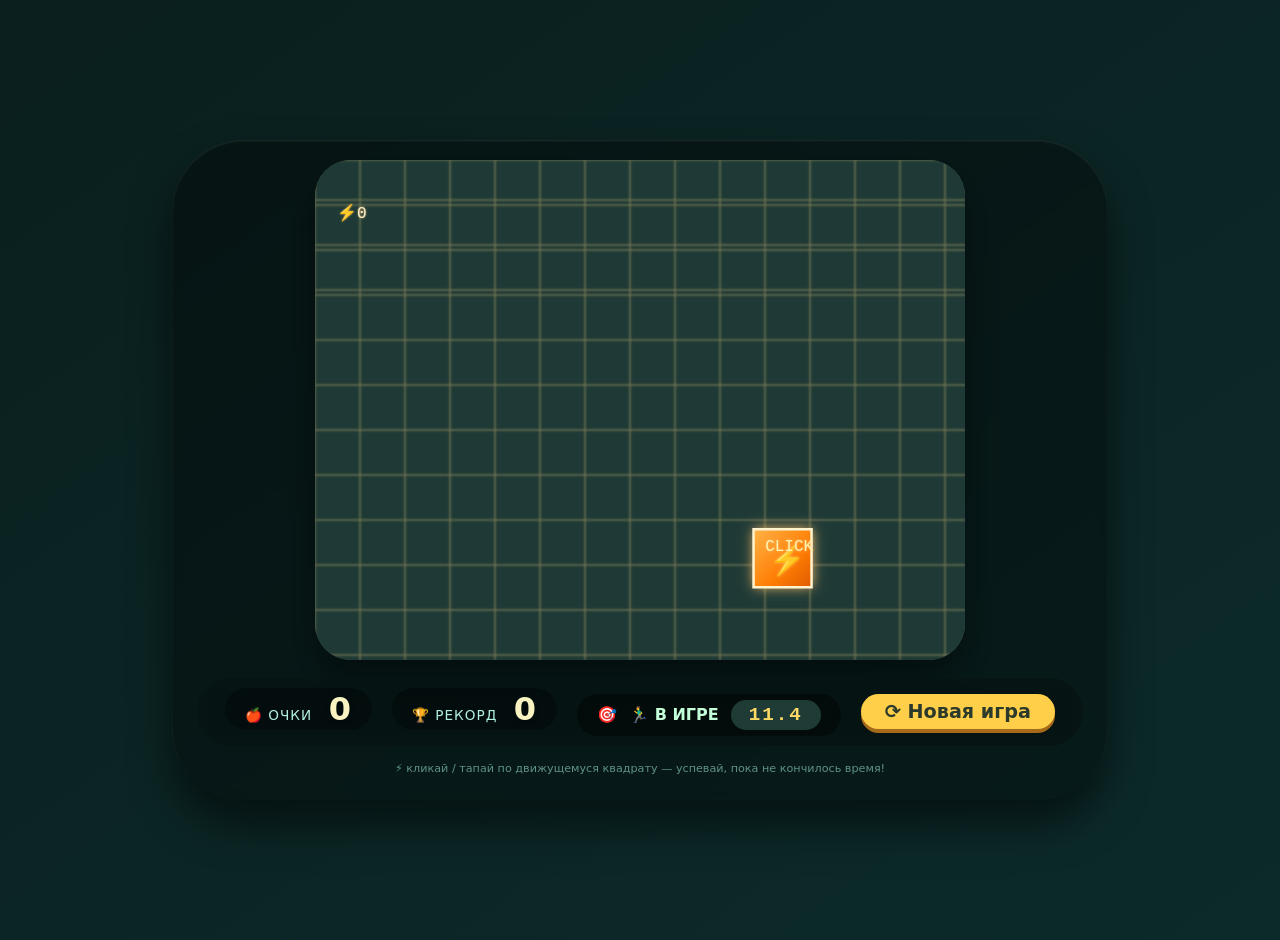
<file: PerevozcikovRoman/index.html>
<!DOCTYPE html>
<html lang="ru">
<head>
    <meta charset="UTF-8">
    <meta name="viewport" content="width=device-width, initial-scale=1.0, user-scalable=no">
    <title>Квадратный охотник | Поймай квадрат</title>
    <style>
        * {
            user-select: none;
            -webkit-tap-highlight-color: transparent;
        }

        body {
            background: linear-gradient(145deg, #0a1f1e 0%, #0c2a2a 100%);
            min-height: 100vh;
            display: flex;
            justify-content: center;
            align-items: center;
            font-family: 'Segoe UI', 'Poppins', system-ui, -apple-system, 'Montserrat', sans-serif;
            margin: 0;
            padding: 20px;
        }

        .game-container {
            background: rgba(0, 0, 0, 0.35);
            border-radius: 72px;
            padding: 20px 25px 25px 25px;
            backdrop-filter: blur(4px);
            box-shadow: 0 25px 40px rgba(0, 0, 0, 0.5), inset 0 1px 2px rgba(255, 255, 255, 0.1);
        }

        canvas {
            display: block;
            margin: 0 auto;
            border-radius: 36px;
            box-shadow: 0 20px 35px rgba(0, 0, 0, 0.4), inset 0 0 0 2px rgba(255, 255, 255, 0.2);
            cursor: pointer;
            background-color: #1e2f2c;
            transition: filter 0.1s ease;
        }

        .info-panel {
            display: flex;
            justify-content: space-between;
            align-items: baseline;
            margin-top: 18px;
            margin-bottom: 8px;
            background: #071615cc;
            backdrop-filter: blur(8px);
            padding: 10px 28px;
            border-radius: 60px;
            gap: 20px;
            flex-wrap: wrap;
            justify-content: center;
        }

        .score-box, .best-box {
            background: #00000055;
            padding: 5px 20px;
            border-radius: 40px;
            font-weight: bold;
            letter-spacing: 1px;
        }

        .score-label, .best-label {
            font-size: 0.85rem;
            text-transform: uppercase;
            color: #b3f0e5;
            font-weight: 500;
            margin-right: 10px;
        }

        .score-value, .best-value {
            font-size: 2rem;
            font-weight: 800;
            color: #f9f3c1;
            text-shadow: 0 2px 5px #00000040;
            line-height: 1;
        }

        button {
            background: #ffcf4a;
            border: none;
            font-size: 1.2rem;
            font-weight: bold;
            padding: 6px 24px;
            border-radius: 50px;
            color: #2c3a2b;
            cursor: pointer;
            font-family: inherit;
            transition: 0.15s linear;
            box-shadow: 0 4px 0 #a56b1a;
            transform: translateY(-2px);
        }

        button:active {
            transform: translateY(3px);
            box-shadow: 0 1px 0 #a56b1a;
        }

        .status {
            background: #00000066;
            border-radius: 60px;
            padding: 6px 20px;
            font-weight: 600;
            color: #d9fffa;
            font-size: 1rem;
            text-align: center;
            backdrop-filter: blur(4px);
            display: inline-flex;
            align-items: center;
            gap: 12px;
        }

        .timer-badge {
            background: #1f3b36;
            padding: 4px 18px;
            border-radius: 30px;
            font-family: monospace;
            font-size: 1.2rem;
            font-weight: bold;
            letter-spacing: 2px;
            color: #ffd966;
        }

        footer {
            font-size: 0.7rem;
            text-align: center;
            margin-top: 16px;
            color: #5f9188;
        }

        @media (max-width: 550px) {
            .game-container {
                padding: 12px 16px 18px 16px;
            }
            .score-value, .best-value {
                font-size: 1.6rem;
            }
            button {
                padding: 4px 18px;
                font-size: 1rem;
            }
        }
    </style>
</head>
<body>
<div>
    <div class="game-container">
        <canvas id="gameCanvas" width="650" height="500" style="width:100%; height:auto; max-width:650px; aspect-ratio:650/500"></canvas>
        <div class="info-panel">
            <div class="score-box">
                <span class="score-label">🍎 очки</span>
                <span class="score-value" id="scoreDisplay">0</span>
            </div>
            <div class="best-box">
                <span class="best-label">🏆 рекорд</span>
                <span class="best-value" id="bestDisplay">0</span>
            </div>
            <div class="status">
                <span>🎯</span>
                <span id="gameStateText">В ИГРЕ</span>
                <div class="timer-badge" id="timerText">∞</div>
            </div>
            <button id="resetButton">⟳ Новая игра</button>
        </div>
        <footer>⚡ кликай / тапай по движущемуся квадрату — успевай, пока не кончилось время!</footer>
    </div>
</div>

<script>
    (function(){
        // ------ НАСТРОЙКИ ------
        const canvas = document.getElementById('gameCanvas');
        const ctx = canvas.getContext('2d');

        // Размеры канваса (фикс 650x500)
        const CW = 650;
        const CH = 500;
        canvas.width = CW;
        canvas.height = CH;

        // Параметры квадрата-цели
        const TARGET_SIZE = 58;      // пикселей (приятный крупный)
        let targetX = CW/2 - TARGET_SIZE/2;
        let targetY = CH/2 - TARGET_SIZE/2;

        // Скорость движения (пикселей в секунду)
        let velocityX = 180;
        let velocityY = 180;

        // Игровое состояние
        let score = 0;
        let bestScore = 0;
        let timeLeft = 12.0;      // секунд
        let gameActive = true;     // активна ли игра (false когда проигрыш или пауза? только проигрыш)
        let animationId = null;
        let lastTimestamp = 0;
        let lastFrameTime = 0;

        // Флаги для отскока от стен (чтобы избежать застревания)
        let boundHug = false;

        // Загружаем рекорд из localStorage
        try {
            const savedBest = localStorage.getItem('catchSquareBest');
            if(savedBest !== null && !isNaN(parseInt(savedBest))) {
                bestScore = parseInt(savedBest);
            }
        } catch(e) { /* тишина */ }
        document.getElementById('bestDisplay').innerText = bestScore;

        // Элементы UI
        const scoreSpan = document.getElementById('scoreDisplay');
        const bestSpan = document.getElementById('bestDisplay');
        const gameStateSpan = document.getElementById('gameStateText');
        const timerSpan = document.getElementById('timerText');
        const resetBtn = document.getElementById('resetButton');

        // ---- вспомогательные функции ----
        function updateUI() {
            scoreSpan.innerText = score;
            bestSpan.innerText = bestScore;
            if(gameActive) {
                gameStateSpan.innerText = "🏃‍♂️ В ИГРЕ";
                gameStateSpan.style.color = "#c3ffd8";
            } else {
                gameStateSpan.innerText = "💀 ИГРА ОКОНЧЕНА";
                gameStateSpan.style.color = "#ffb794";
            }
            // отображение таймера: если timeLeft <= 0 или не активно – показываем 0.0
            if(!gameActive) {
                timerSpan.innerText = "0.0";
            } else {
                timerSpan.innerText = timeLeft.toFixed(1);
            }
        }

        // сохранить рекорд, если надо
        function updateBest() {
            if(score > bestScore) {
                bestScore = score;
                bestSpan.innerText = bestScore;
                try {
                    localStorage.setItem('catchSquareBest', bestScore);
                } catch(e) {}
            }
        }

        // Проверка коллизии с мышкой / пальцем (координаты клика)
        function checkHit(clickX, clickY) {
            if(!gameActive) return false;
            // попадание если точка внутри квадрата
            if(clickX >= targetX && clickX <= targetX + TARGET_SIZE && clickY >= targetY && clickY <= targetY + TARGET_SIZE) {
                // ПОПАДАНИЕ!
                score++;
                updateUI();
                // Прибавляем время: +1.6 секунды
                timeLeft = Math.min(timeLeft + 1.6, 15.0);  // максимальное время 15 секунд, чтобы не улетать в бесконечность
                updateUI();

                // Увеличиваем скорость на 6% (не более 480 пикселей/сек, приятный предел)
                let newVx = velocityX * 1.06;
                let newVy = velocityY * 1.06;
                const MAX_SPEED = 520;
                velocityX = Math.min(newVx, MAX_SPEED);
                velocityY = Math.min(newVy, MAX_SPEED);

                // Также маленький приятный эффект: квадрат чуть моргнет и слегка увеличим отскок (чисто визуально)
                // Плюс, чтобы игра не застаивалась, добавляем случайный микро-сдвиг направления? нет, сохраняем направление,
                // но если скорость очень низкая - поднимаем минимальную границу.
                if(Math.abs(velocityX) < 100 && Math.abs(velocityY) < 100) {
                    velocityX = velocityX > 0 ? 130 : -130;
                    velocityY = velocityY > 0 ? 130 : -130;
                }

                // Для динамики — немного меняем направления после попадания? Нет, пусть сохраняется, но чтобы избежать "залипания" по диагонали, добавим лёгкое возмущение?
                // но это опционально, но будет веселее: легкий случайный сдвиг вектора +/- 5% чтобы игра не была монотонной
                let angleShift = (Math.random() - 0.5) * 0.25; // -0.125 до +0.125 радиан
                let speed = Math.hypot(velocityX, velocityY);
                if(speed > 0.01) {
                    let angle = Math.atan2(velocityY, velocityX);
                    angle += angleShift;
                    let newSpeed = Math.min(speed, MAX_SPEED);
                    velocityX = Math.cos(angle) * newSpeed;
                    velocityY = Math.sin(angle) * newSpeed;
                }
                // дополнительный фикс минимальной скорости
                if(Math.abs(velocityX) < 70 && Math.abs(velocityY) < 70) {
                    if(velocityX === 0 && velocityY === 0) { velocityX=140; velocityY=130; }
                    else if(Math.abs(velocityX) < 70) velocityX = velocityX >0 ? 85 : -85;
                    else if(Math.abs(velocityY) < 70) velocityY = velocityY >0 ? 85 : -85;
                }

                updateBest();
                // визуальная обратная связь: легкая вспышка канваса
                canvas.style.filter = 'drop-shadow(0 0 6px gold) brightness(1.05)';
                setTimeout(() => { canvas.style.filter = ''; }, 80);
                return true;
            }
            return false;
        }

        // Обновление позиции по времени (deltaTime в секундах)
        function updatePosition(deltaSec) {
            if(!gameActive) return;
            if(deltaSec > 0.033) deltaSec = 0.033; // ограничим максимальный шаг

            // предварительное движение
            let newX = targetX + velocityX * deltaSec;
            let newY = targetY + velocityY * deltaSec;

            // обработка столкновений со стенами с отскоком
            let bounceX = false;
            let bounceY = false;

            // левая стена
            if(newX < 0) {
                newX = -newX;
                velocityX = -velocityX;
                bounceX = true;
            }
            // правая стена
            if(newX + TARGET_SIZE > CW) {
                let overshoot = (newX + TARGET_SIZE) - CW;
                newX = CW - TARGET_SIZE - overshoot;
                velocityX = -velocityX;
                bounceX = true;
            }
            // верх
            if(newY < 0) {
                newY = -newY;
                velocityY = -velocityY;
                bounceY = true;
            }
            // низ
            if(newY + TARGET_SIZE > CH) {
                let overshootY = (newY + TARGET_SIZE) - CH;
                newY = CH - TARGET_SIZE - overshootY;
                velocityY = -velocityY;
                bounceY = true;
            }

            // дополнительная защита от застревания (корректировка)
            newX = Math.min(Math.max(newX, 0), CW - TARGET_SIZE);
            newY = Math.min(Math.max(newY, 0), CH - TARGET_SIZE);

            targetX = newX;
            targetY = newY;

            // легкая "анти-залипательная" коррекция, если скорость слишком мала после отскоков
            if(bounceX && Math.abs(velocityX) < 45) {
                velocityX = velocityX > 0 ? 95 : -95;
            }
            if(bounceY && Math.abs(velocityY) < 45) {
                velocityY = velocityY > 0 ? 95 : -95;
            }
        }

        // Обработка таймера (уменьшаем время, завершаем игру при timeLeft <= 0)
        function updateTimer(deltaSec) {
            if(!gameActive) return;
            if(timeLeft <= 0) {
                gameActive = false;
                updateUI();
                return;
            }
            timeLeft -= deltaSec;
            if(timeLeft <= 0) {
                timeLeft = 0;
                gameActive = false;
                updateUI();
            } else {
                updateUI();
            }
        }

        // Сброс игры (новая игра)
        function resetGame() {
            gameActive = true;
            score = 0;
            timeLeft = 12.0;
            // сброс скорости к базовой
            velocityX = 180;
            velocityY = 180;
            // случайное начальное положение, но чтобы не перекрывать края
            targetX = Math.random() * (CW - TARGET_SIZE - 40) + 20;
            targetY = Math.random() * (CH - TARGET_SIZE - 40) + 20;
            // гарант корректности
            targetX = Math.min(Math.max(targetX, 5), CW - TARGET_SIZE - 5);
            targetY = Math.min(Math.max(targetY, 5), CH - TARGET_SIZE - 5);
            
            // иногда добавим случайное направление для свежести
            if(Math.random() > 0.5) velocityX = -velocityX;
            if(Math.random() > 0.7) velocityY = -velocityY;
            
            // рекорд остаётся, но дисплей обновим
            updateBest();  // обновит отображение лучшего (не меняет сам рекорд)
            updateUI();
            
            // отрисовка сразу
            drawCanvas();
        }

        // Рисование всех элементов
        function drawCanvas() {
            ctx.clearRect(0, 0, CW, CH);
            
            // Фон с тонкой сеткой (стиль)
            ctx.fillStyle = "#1f3a36";
            ctx.fillRect(0, 0, CW, CH);
            // узоры
            ctx.strokeStyle = "#2f5951";
            ctx.lineWidth = 0.6;
            for(let i = 0; i < CW; i += 45) {
                ctx.beginPath();
                ctx.moveTo(i, 0);
                ctx.lineTo(i, CH);
                ctx.stroke();
                ctx.beginPath();
                ctx.moveTo(0, i % CH);
                ctx.lineTo(CW, i % CH);
                ctx.stroke();
            }
            
            // рисуем блики
            ctx.shadowBlur = 0;
            // главная цель - квадрат с градиентом и свечением
            const grad = ctx.createLinearGradient(targetX, targetY, targetX+TARGET_SIZE, targetY+TARGET_SIZE);
            grad.addColorStop(0, '#FFB347');
            grad.addColorStop(0.6, '#FF7E05');
            grad.addColorStop(1, '#E05A00');
            ctx.fillStyle = grad;
            ctx.shadowColor = "#ffbf69";
            ctx.shadowBlur = 12;
            ctx.fillRect(targetX, targetY, TARGET_SIZE, TARGET_SIZE);
            ctx.shadowBlur = 0;
            // белая кайма
            ctx.strokeStyle = "#FFF3CF";
            ctx.lineWidth = 2.5;
            ctx.strokeRect(targetX, targetY, TARGET_SIZE, TARGET_SIZE);
            // внутренний узор
            ctx.fillStyle = "#FFE484";
            ctx.font = `bold ${Math.floor(TARGET_SIZE * 0.5)}px "Segoe UI"`;
            ctx.shadowBlur = 3;
            ctx.fillText("⚡", targetX + TARGET_SIZE*0.27, targetY + TARGET_SIZE*0.7);
            ctx.fillStyle = "#fff3b0";
            ctx.font = `${Math.floor(TARGET_SIZE * 0.28)}px monospace`;
            ctx.fillText("CLICK", targetX + TARGET_SIZE*0.2, targetY + TARGET_SIZE*0.38);
            ctx.shadowBlur = 0;
            
            // индикатор времени / опасности
            if(gameActive && timeLeft <= 3.0) {
                ctx.fillStyle = "#ff0000aa";
                ctx.beginPath();
                ctx.rect(0, 0, CW, 8);
                ctx.fill();
                ctx.fillStyle = "#ffaa88";
                ctx.font = "bold 16px monospace";
                ctx.fillText("⚠️ СРОЧНО! ⚠️", CW-130, 25);
            }
            
            // дополнительный счёт на холсте
            ctx.font = "bold 28system-ui, 'Segoe UI'";
            ctx.fillStyle = "#f5efcf";
            ctx.shadowBlur = 2;
            ctx.fillText(`⚡${score}`, 22, 58);
            if(!gameActive) {
                ctx.font = "800 34px system-ui";
                ctx.fillStyle = "#FFD6A5";
                ctx.shadowColor = "#00000080";
                ctx.fillText("GAME OVER", CW/2-110, CH/2-40);
                ctx.font = "18px monospace";
                ctx.fillStyle = "#ffe1b3";
                ctx.fillText("нажми 'Новая игра'", CW/2-95, CH/2+25);
            }
        }

        // -------- Цикл анимации на requestAnimationFrame --------
        let previousTime = null;
        function gameLoop(nowMs) {
            if(!previousTime) {
                previousTime = nowMs;
                requestAnimationFrame(gameLoop);
                drawCanvas();
                return;
            }
            let delta = Math.min(0.033, (nowMs - previousTime) / 1000);
            if(delta > 0.001 && gameActive) {
                updatePosition(delta);
                updateTimer(delta);
            }
            drawCanvas();
            previousTime = nowMs;
            requestAnimationFrame(gameLoop);
        }
        
        // ----------  Обработка кликов / тапов ----------
        function handleCanvasClick(e) {
            if(!gameActive) return;
            // получить координаты относительно canvas (учитывая resize)
            const rect = canvas.getBoundingClientRect();
            const scaleX = canvas.width / rect.width;   // canvas intrinsic width 650 / отображаемая ширина
            const scaleY = canvas.height / rect.height;
            
            let clientX, clientY;
            if(e.touches) {
                // touch событие
                clientX = e.touches[0].clientX;
                clientY = e.touches[0].clientY;
                e.preventDefault();
            } else {
                clientX = e.clientX;
                clientY = e.clientY;
            }
            
            let canvasX = (clientX - rect.left) * scaleX;
            let canvasY = (clientY - rect.top) * scaleY;
            
            if(canvasX >= 0 && canvasX <= CW && canvasY >= 0 && canvasY <= CH) {
                const wasHit = checkHit(canvasX, canvasY);
                if(wasHit) {
                    // дополнительный микроэффект: вибрация если поддерживается (необязательно)
                    if(navigator.vibrate) navigator.vibrate(30);
                    // обновить рекорд при увеличении
                    updateBest();
                    updateUI();
                } else {
                    // промах - легкое наказание? Нет, промах не отнимает время, но можно сделать микро-штраф? 
                    // По классике "поймай квадрат" безопасно, но для челленджа — уменьшим время на 0.2 секунды при промахе
                    // (Игра становится напряжённее, но справедливо)
                    if(gameActive) {
                        timeLeft = Math.max(0, timeLeft - 0.2);
                        if(timeLeft <= 0.01) {
                            timeLeft = 0;
                            gameActive = false;
                            updateUI();
                            drawCanvas();
                        } else {
                            updateUI();
                            // визуальный фидбек промаха
                            canvas.style.filter = 'brightness(0.92)';
                            setTimeout(() => { if(canvas) canvas.style.filter = ''; }, 70);
                        }
                    }
                }
            }
        }
        
        // регистрация событий мыши и тач
        canvas.addEventListener('mousedown', handleCanvasClick);
        canvas.addEventListener('touchstart', handleCanvasClick, {passive: false});
        // кнопка сброса
        resetBtn.addEventListener('click', () => {
            resetGame();
            // также гарантируем, что игра активна и таймер обновлён
            gameActive = true;
            // если игра была закончена, поднимаем флаг
            if(timeLeft <= 0) timeLeft = 12.0;
            updateUI();
            drawCanvas();
        });
        
        // Запуск игры с начальными значениями
        function init() {
            resetGame();  // устанавливает активные параметры
            previousTime = null;
            requestAnimationFrame(gameLoop);
        }
        
        init();
    })();
</script>
</body>
</html>
</file>
